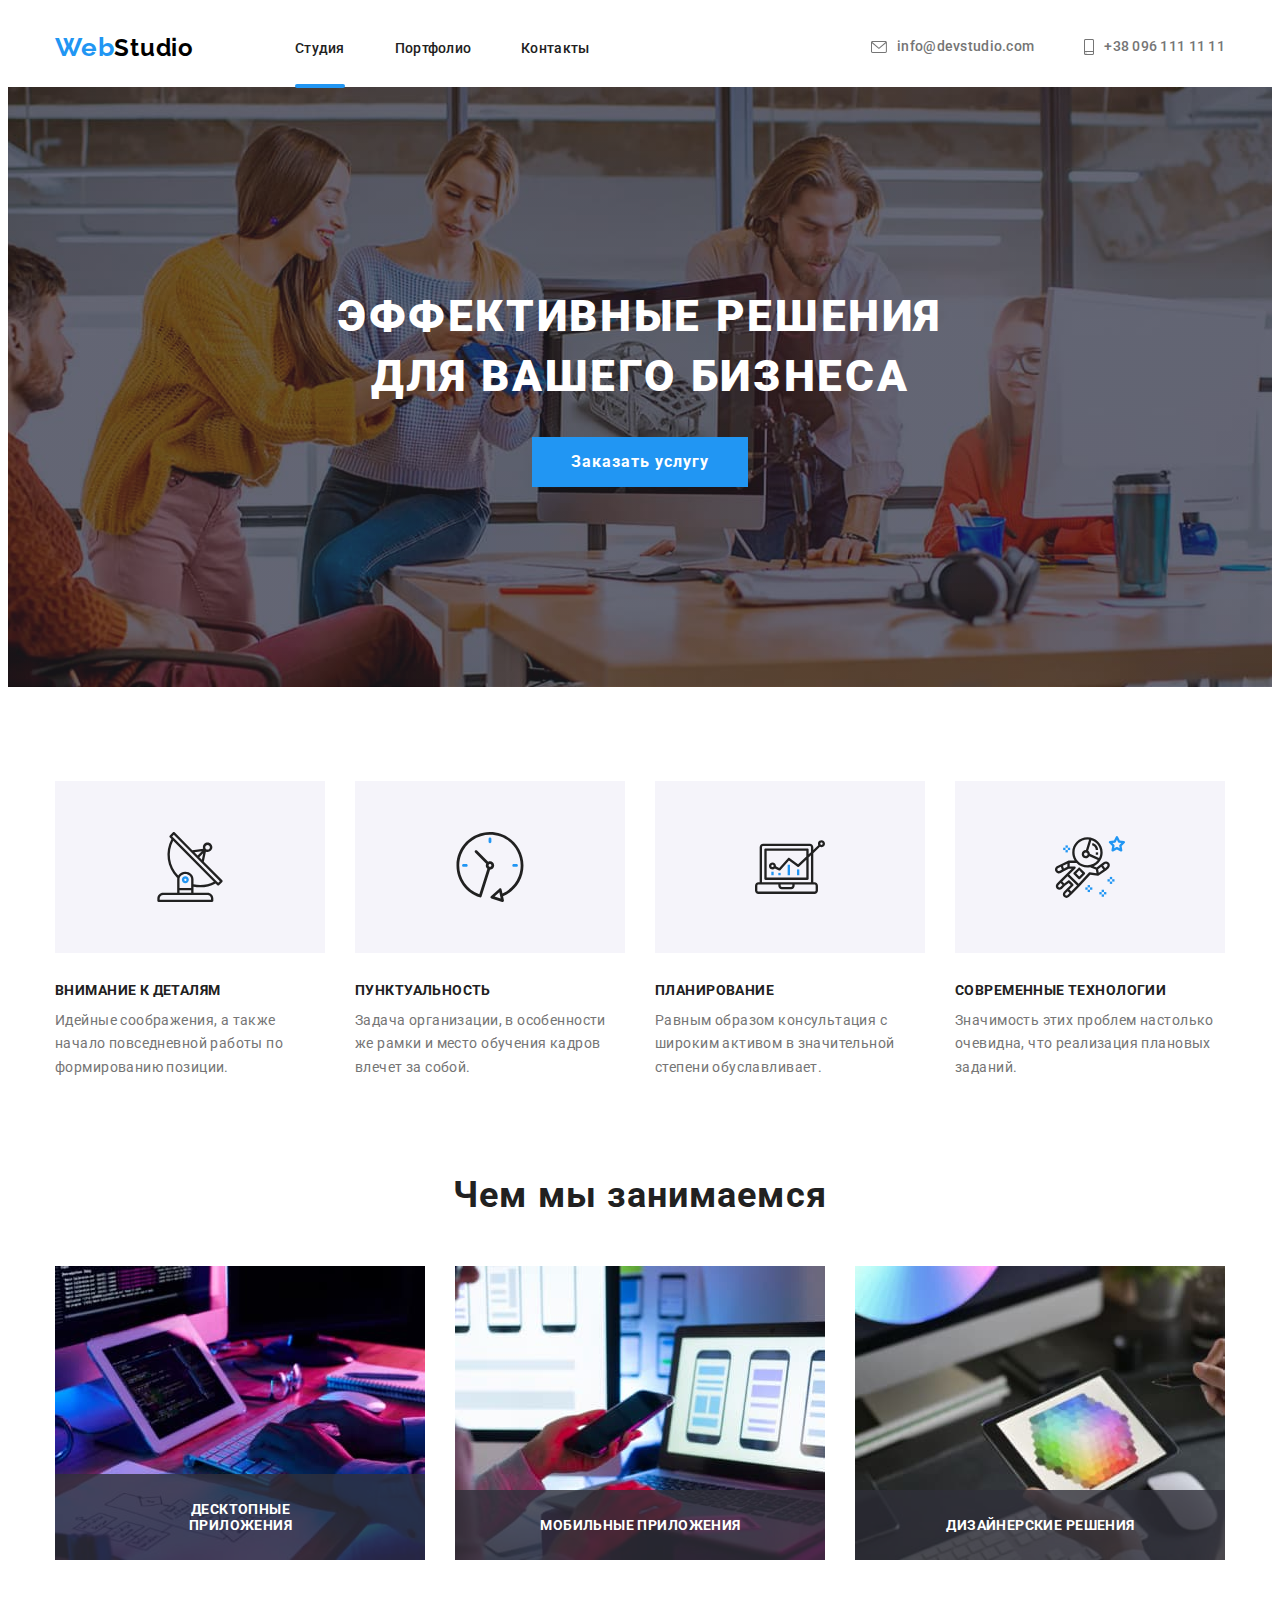
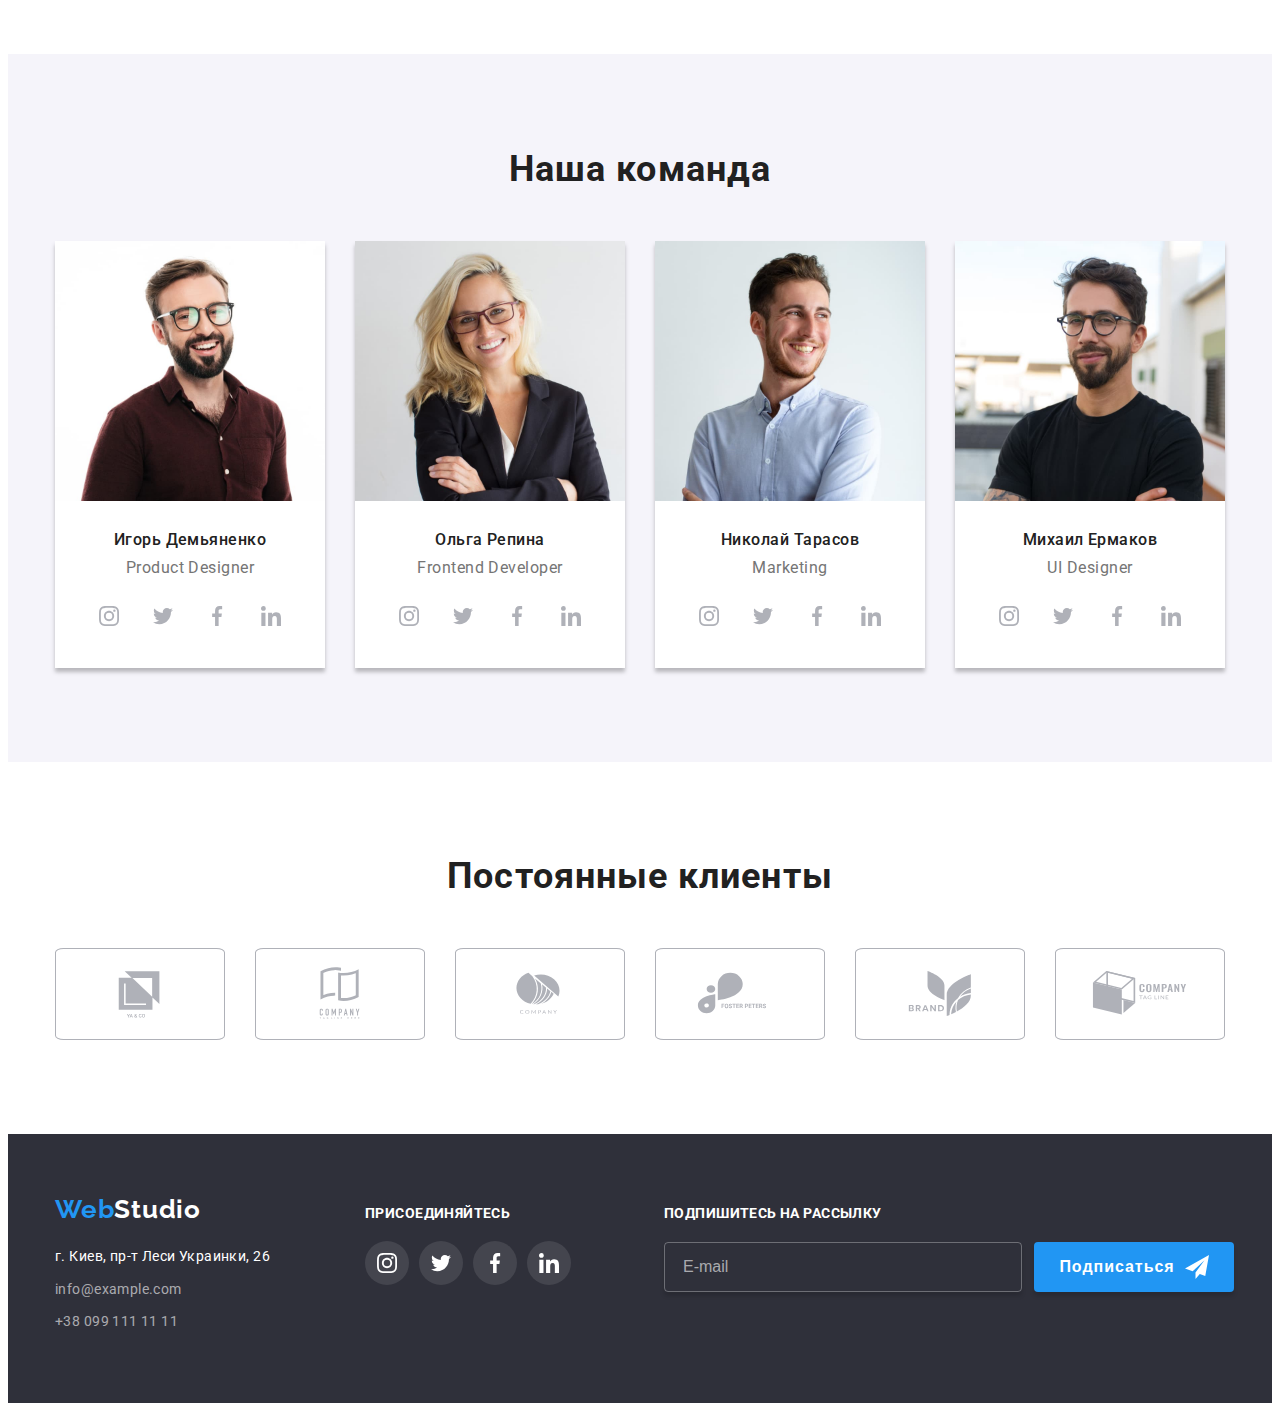
<file: index.html>
<!DOCTYPE html>
<html lang="ru">

<head>
    <meta http-equiv="X-UA-Compatible" content="IE=edge">
    <meta name="viewport" content="width=device-width, initial-scale=1.0">
    <meta charset="UTF-8">
    <title>Document</title>
    <link rel="preconnect" href="https://fonts.googleapis.com">
    <link rel="preconnect" href="https://fonts.gstatic.com" crossorigin>
    <link href="https://fonts.googleapis.com/css2?family=Raleway:wght@700&family=Roboto:wght@400;500;700;900&display=swap"
        rel="stylesheet">
    <link rel="stylesheet" href="https://cdnjs.cloudflare.com/ajax/libs/modern-normalize/1.1.0/modern-normalize.min.css"
        integrity="sha512-wpPYUAdjBVSE4KJnH1VR1HeZfpl1ub8YT/NKx4PuQ5NmX2tKuGu6U/JRp5y+Y8XG2tV+wKQpNHVUX03MfMFn9Q=="
        crossorigin="anonymous" referrerpolicy="no-referrer" />
  <link rel="stylesheet" href="./css/main.min.css">
  
</head>

<body class="body">
  <header class="header">
        <div class="container">
        <nav class="nav">
         <a href="" class="logo link">Web<span class="logo__header">Studio</span></a>
            <ul class="menu">
                <li class="menu__item list"><a href="./index.html" class="menu__link link menu__after">Студия</a></li>
                <li class="menu__item list"><a href="./portfolio.html" class="menu__link link">Портфолио</a></li>
                <li class="menu__item list"><a href="" class="menu__link link">Контакты</a></li>
            </ul>
        </nav>

         <ul class="contact">
            <li class="contact__item list">
                <a href="mailto:info@devstudio.com" class="contact__link link mail-logo"><svg class="contact__icon" width="16" height="12"><use href="./images/symbol-defs1.svg#icon-meil"></use> 
                </svg>info@devstudio.com</a>
            </li>

            <li class="contact__item list">
                <a href="tel:+38 096 111 11 11" class="contact__link link tel-logo"><svg class="contact__icon" width="10" height="16"><use href="./images/symbol-defs1.svg#icon-smartphone"></use>
                </svg> +38 096 111 11 11</a>
            </li>
         </ul>
        </div>


        <div class="container-mob__menu">
        <a href class="logo-mob link">Web<span class="logo-mob__studio">Studio</span></a>
        <button type="button" class="header-btn-open">
            <svg class="header-btn__mob-img" width="24" height="16">
                <use href="./images/icons.svg#icon-menu_24px"></use>
            </svg>
        </button>
        </div>


        
        <div class="menu-mob is-hidden">
            <div class="container-menu">
     <div class="container-menu__nav">
<button type="button" class="header-menu-close" >
    <svg class="modal__btn-close" width="18" height="18">
        <use href="./images/symbol-defs1.svg#icon-Close-2"></use>
    </svg>
</button>
<ul class="menu-mob__list">
    <li class="menu-mob__item list"><a href="./index.html" class="menu__link-mob link">Студия</a></li>
    <li class="menu-mob__item list"><a href="./portfolio.html" class="menu__link-mob link">Портфолио</a></li>
    <li class="menu-mob__item list"><a href="" class="menu__link-mob link">Контакты</a></li>
</ul>
</nav>
</div>

<div class="container-menu__contact">
<ul class="contact-mob">

     <li class="contact-mob__item list">
            <a href="tel:+38 096 111 11 11" class="contact-mob__link link tel-log-mob"> +38 096 111 11 11</a>
        </li>

    <li class="contact--mob__item list">
        <a href="mailto:info@devstudio.com" class="contact-mob__link link mail-logo-mob">
            info@devstudio.com</a>
    </li>

</ul>
<ul class="mob-menu__media list">
    <li class="mob-menu__media"><a href="" class="mob-menu__link link">
            Instagram
        </a></li>
    <li class="mob-menu__media"><a href="" class="mob-menu__link link">
            Twitter
        </a></li>
    <li class="mob-menu__media"><a href="" class="mob-menu__link link">
            Facebook
        </a></li>
    <li class="mob-menu__media"><a href="" class="mob-menu__link link">LinkedIn
        </a></li>

</ul>
 </div>
            </div>
          
        </div>
    </header>

    <main>
      <section class="hero">
         <div class="container">
            <h1 class="hero__title">Эффективные решения для вашего бизнеса</h1>
            <button type="button" class="hero__btn" data-modal-open>Заказать услугу</button>
         </div> 


        </section>


        <section class="content">
            <div class="container">
             <h2 class="visually-hidden">Наши преимущества</h2>
             <ul class="content-list">
                <li class="content-list__item list">
                    <h3 class="content-list__aftertitle antena">Внимание к деталям</h3>
                    <p class="content-list__text">Идейные соображения,
                        а также начало повседневной работы по формированию позиции.</p>
                </li>

                <li class="content-list__item list">
                    <h3 class="content-list__aftertitle clock">Пунктуальность</h3>
                    <p class="content-list__text">Задача организации,
                        в особенности же рамки и место обучения кадров влечет за собой.</p>
                </li>

                <li class="content-list__item list">
                    <h3 class="content-list__aftertitle diagram">Планирование</h3>
                    <p class="content-list__text">Равным образом консультация с широким
                        активом в значительной степени обуславливает.</p>
                </li>

                <li class="content-list__item list">
                    <h3 class="content-list__aftertitle astronavt">Современные технологии</h3>
                    <p class="content-list__text">Значимость этих проблем
                        настолько очевидна, что реализация плановых заданий.</p>
                </li>

             </ul>
        </div>
        </section>

     <section class="cards">
            <div class="container">
            <h2 class="cards__title">Чем мы занимаемся</h2>
            <ul class="cards-list">
                <li class="cards-list__item list"><img src="./images/goit-maket1.jpg" alt="Здесь должна быть картинка, но вы ее
                не увидите" width="370" class="cards-list__img"/>
             <div class="cards-animation"><p class="cards-animation__text">Десктопные приложения</p>
             </div>

             </li>
                <li class="cards-list__item list"><img src="./images/goit-maket2.jpg" alt="Здесь должна быть картинка, но вы ее
                не увидите" width="370" class="cards-list__img" />
             <div class="cards-animation">
                <p class="cards-animation__text">Мобильные приложения</p>
             </div>

              </li>
                <li class="cards-list__item list"><img src="./images/goit-maket3.jpg" alt="Здесь должна быть картинка, но вы ее
                не увидите" width="370" class="cards-list__img" />
                <div class="cards-animation">
                    <p class="cards-animation__text">Дизайнерские решения</p>
                </div>
             </li>
            </ul>
            </div>

        </section> 

 <section class="person">
            <div class="container">
             <h2 class="person__title">Наша команда</h2>
             <ul class="person-list">

                <li class="person-list__item list">
                    <picture>
                        <source 
                        srcset="./images/comanda-designer.jpg 1x,
                    ./images/product-designer-2x.jpg 2x "
                    media="(min-width: 1200px)"
                        
                        />

                    <source srcset="./images/Product-Designer-tab.jpg 1x,
                  ./images/Product-Designer-tab-2x.jpg 2x " media="(min-width: 768px)" />

                <source srcset="./images/Prodact-Designer-mob.jpg 1x,
                 ./images/Product-designer-mob-2x.jpg 2x "
                     media="(min-width: 320px)" />

                <img srcset="./images/Prodact-Designer-mob.jpg 1x,
                   ./images/Product-designer-mob-2x.jpg 2x " src="./images/Prodact-Designer-mob.jpg"
                    alt="Фотография продакт дизайнера"
                     width="450" 
                     height="460" class="person-list__img" />
                    </picture>

                     <div class="person-list__about">
                    <h3 class="person-list__aftertitle">Игорь Демьяненко</h3>
                    <p lang="en" class="person-list__text">Product Designer</p>
                    <ul class="masters-media list">
                        <li class="masters-media__item"><a href="" class="masters-media__link">
                            <svg class="masters-media__icons" width="20" height="20"> 
                                <use href="./images/icons.svg#icon-instagram-2"></use>
                            </svg>
                        </a></li>
                        <li class="masters-media__item"><a href="" class="masters-media__link">
                            <svg class="masters-media__icons" width="20" height="20">
                                <use href="./images/icons.svg#icon-twitter-1-1"></use>
                            </svg>
                        </a></li>
                        <li class="masters-media__item"><a href="" class="masters-media__link">
                            <svg class="masters-media__icons" width="20" height="20">
                                <use href="./images/icons.svg#icon-facebook-1"></use>
                            </svg>
                        </a></li>
                        <li class="masters-media__item"><a href="" class="masters-media__link">
                            <svg class="masters-media__icons" width="20" height="20">
                                <use href="./images/icons.svg#icon-linkedin-1"></use>
                            </svg>
                        </a></li>

                    </ul>
                    </div>
                </li>

                <li class="person-list__item list">

                    <picture>
                        <source srcset="./images/comanda-developer.jpg 1x,
                                        ./images/frontend-developer-2x.jpg 2x " media="(min-width: 1200px)" />
                    
                        <source srcset="./images/Frontend-Developer-tab.jpg 1x,
                                      ./images/Frontend-Developer-tab-2x.jpg 2x " media="(min-width: 768px)" />
                    
                        <source srcset="./images/Frontend-developer-mob.jpg 1x,
                                     ./images/Frontend-Developer-mob-2x.jpg 2x " media="(min-width: 320px)" />
                    
                        <img srcset="./images/Frontend-developer-mob.jpg 1x,
                                       ./images/Frontend-Developer-mob-2x.jpg 2x " src="./images/Frontend-developer-mob.jpg"
                            alt="Фотография фронтенд разработчика" width="450" height="460" class="person-list__img" />
                    </picture>

                    <div class="person-list__about">
                    <h3 class="person-list__aftertitle">Ольга Репина</h3>
                    <p lang="en" class="person-list__text">Frontend Developer</p><ul class="masters-soc-list list">
                    <ul class="masters-media list">
                        <li class="masters-media__item"><a href="" class="masters-media__link"><svg class="masters-media__icons" width="20" height="20">
                            <use href="./images/icons.svg#icon-instagram-2"></use>
                        </svg>
                        </a></li>
                        <li class="masters-media__item"><a href="" class="masters-media__link"><svg class="masters-media__icons" width="20" height="20">
                            <use href="./images/icons.svg#icon-twitter-1-1"></use>
                        </svg>
                        </a></li>
                        <li class="masters-media__item"><a href="" class="masters-media__link"><svg class="masters-media__icons" width="20" height="20">
                            <use href="./images/icons.svg#icon-facebook-1"></use>
                        </svg>
                        </a></li>
                        <li class="masters-media__item"><a href="" class="masters-media__link"><svg class="masters-media__icons" width="20" height="20">
                            <use href="./images/icons.svg#icon-linkedin-1"></use>
                        </svg>
                        </a></li>
                    
                    </ul>
                    </div>
                </li>

                <li class="person-list__item list">

                    <picture>
                     <source srcset="./images/comanda-marketing.jpg 1x,
                     ./images/marketing-2x.jpg 2x" media="(min-width: 1200px)" />
                    
                     <source srcset="./images/Marketing-tab.jpg 1x,
                    ./images/Marketing-tab-2x.jpg 2x" media="(min-width: 768px)" />
                    
                    <source srcset="./images/Marketing-mob.jpg 1x,
                   ./images/Marketing-mob-2x.jpg 2x" media="(min-width: 320px)" />
                    
                     <img srcset="./images/Marketing-mob.jpg 1x,
                     ./images/Marketing-mob-2x.jpg 2x"
                    src="./images/Marketing-mob.jpg" alt="Фотография маркетолога" width="450" height="460"
                         class="person-list__img" />
                    </picture>
                
                   
                    <div class="person-list__about">
                    <h3 class="person-list__aftertitle">Николай Тарасов</h3>
                    <p lang="en" class="person-list__text">Marketing</p>
                    <ul class="masters-media list">
                        <li class="masters-media__item"><a href="" class="masters-media__link"><svg class="masters-media__icons" width="20" height="20">
                            <use href="./images/icons.svg#icon-instagram-2"></use>
                        </svg>
                        </a></li>
                        <li class="masters-media__item"><a href="" class="masters-media__link"><svg class="masters-media__icons" width="20" height="20">
                            <use href="./images/icons.svg#icon-twitter-1-1"></use>
                        </svg>
                        </a></li>
                        <li class="masters-media__item"><a href="" class="masters-media__link"><svg class="masters-media__icons" width="20" height="20">
                            <use href="./images/icons.svg#icon-facebook-1"></use>
                        </svg>
                        </a></li>
                        <li class="masters-media__item"><a href="" class="masters-media__link"><svg class="masters-media__icons" width="20" height="20">
                            <use href="./images/icons.svg#icon-linkedin-1"></use>
                        </svg>
                        </a></li>
                    
                    </ul>
                    </div>
                </li>

                <li class="person-list__item list">

                    <picture>
                     <source srcset="./images/comanda-ULdesigner.jpg 1x,
                     ./images/designer-2x.jpg 2x " media="(min-width: 1200px)" />
                    
                     <source srcset="./images/Designer-tab.jpg 1x,
                    ./images/Designer-tab-2x.jpg 2x " media="(min-width: 768px)" />
                    
                    <source srcset="./images/Designer-mob.jpg 1x,
                   ./images/Designer-mob-2x.jpg 2x " media="(min-width: 320px)" />
                    
                     
                   <img srcset="./images/Designer-mob.jpg 1x,
                     ./images/Designer-mob-2x.jpg 2x "
                     src="./images/Designer-mob.jpg" alt="Фотография веб-дизайнера" 
                    width="450" height="460" class="person-list__img" />
                        
                    </picture>

                    
                    <div class="person-list__about">
                    <h3 class="person-list__aftertitle">Михаил Ермаков</h3>
                    <p lang="en" class="person-list__text">UI Designer</p>
                    <ul class="masters-media list">
                        <li class="masters-media__item"><a href="" class="masters-media__link"><svg class="masters-media__icons" width="20" height="20">
                            <use href="./images/icons.svg#icon-instagram-2"></use>
                        </svg>
                        </a></li>
                        <li class="masters-media__item"><a href="" class="masters-media__link"><svg class="masters-media__icons" width="20" height="20">
                            <use href="./images/icons.svg#icon-twitter-1-1"></use>
                        </svg>
                        </a></li>
                        <li class="masters-media__item"><a href="" class="masters-media__link"><svg class="masters-media__icons" width="20" height="20">
                            <use href="./images/icons.svg#icon-facebook-1"></use>
                        </svg>
                        </a></li>
                        <li class="masters-media__item"><a href="" class="masters-media__link"><svg class="masters-media__icons" width="20" height="20">
                            <use href="./images/icons.svg#icon-linkedin-1"></use>
                        </svg>
                        </a></li>
                    
                    </ul>
                    </div>
                </li>
             </ul>
          </div>   
        </section> 

    <section class="client">
           <div class="container">
                <h2 class="client__title">Постоянные клиенты</h2>
                <ul class="client-list list">
                    <li class="client-list__item"><a href="" class="client-list__link"> <svg class="client-list__logo" width="106" height="60"> 
                        
                        <use href="./images/symbol-defs1.svg#icon-Klient1"> </svg> </a></li>

                    <li class="client-list__item"><a href="" class="client-list__link"> <svg class="client-list__logo" width="106" height="60"> 
                        <use href="./images/symbol-defs1.svg#icon-Klient2"> </use> </svg> </a></li>

                    <li class="client-list__item"><a href="" class="client-list__link"> <svg class="client-list__logo" width="106" height="60"> <use href="./images/symbol-defs1.svg#icon-Klient3"> 

                    </use> </svg> </a></li>


                    <li class="client-list__item"><a href="" class="client-list__link"> <svg class="client-list__logo" width="106" height="60"> <use href="./images/symbol-defs1.svg#icon-Klient4">
                         </use> </svg> </a></li>
                    <li class="client-list__item"><a href="" class="client-list__link"> <svg class="client-list__logo" width="106" height="60"> <use href="./images/symbol-defs1.svg#icon-Klient5"> 

                    </use> </svg> </a></li>

                    <li class="client-list__item"><a href="" class="client-list__link"> <svg class="client-list__logo" width="106" height="60"><use href="./images/symbol-defs1.svg#icon-Klient6"> 

                    </use> </svg> </a></li>
                 </ul>
             </div>


        </section> 

    </main>

    <footer class="footer">
     <div class="container container__flex">

        <div class="adress-tab">
         <div class="adress">
        <a href="" class="logo link">Web<span class="logo__studio">Studio</span></a>
        <address class="adress-info">
            <p class="adress-info__text">г. Киев, пр-т Леси Украинки, 26</p>
            <ul class="adress-info__list">
                <li class="adress-info__item list"><a href="mailto:info@example.com" class="adress-info__link link">info@example.com</a></li>
                <li class="adress-info__item list"><a href="tel:+38 099 111 11 11" class="adress-info__link link">+38 099 111 11 11</a></li>
            </ul>
        </address>
         </div>

        <section class="media">
            <h2 class="media__title">присоединяйтесь</h2>
            <ul class="media__list list">
                <li class="media__item"><a href="" class="media__link">
                    <svg class="media__logo" width="20" height="20">
                        <use href="./images/icons.svg#icon-instagram-2"></use> </svg>
                </a>
               </li>
                <li class="media__item"><a href="" class="media__link">
                        <svg class="media__logo" width="20" height="20">
                            <use href="./images/icons.svg#icon-twitter-1-1"></use>
                        </svg>
                    </a>
                </li>
                <li class="media__item"><a href="" class="media__link">
                        <svg class="media__logo" width="20" height="20">
                            <use href="./images/icons.svg#icon-facebook-1"></use>
                        </svg>
                    </a>
                </li>
                <li class="media__item"><a href="" class="media__link">
                        <svg class="media__logo" width="20" height="20">
                            <use href="./images/icons.svg#icon-linkedin-1"></use>
                        </svg>
                    </a>
                </li>

            </ul>    
        </section>
        </div>

        <section class="form">
            <h2 class="form__title">Подпишитесь на рассылку</h2>
            
            <form class="form-telegram">
                <div class="form-telegram__position">
                <input form="text" placeholder="E-mail" name="form-email" class="form-telegram__input">
                <button type="submit" class="form-telegram__btn">Подписаться

                <svg class="form-telegram__logo" width="24" height="24">
                    <use href="./images/symbol-defs1.svg#icon-telegram-footer"></use>
                </svg>

                </button>
                </div>
            </form>
           
        </section>
        
        </div>
    



    </footer>

    <div class="backdrop is-hidden" data-modal>
        <div class="modal">
            <button type="button" class="modal__btn" data-modal-close>
            <svg class="modal__btn-close" width="11" height="11">
                <use href="./images/symbol-defs1.svg#icon-Close-2"></use></svg>
        </button>
        <p class="modal__title">Оставьте свои данные, мы вам перезвоним</p>
        <form class="blank">

           <div class="blank-form">
            <label class="blank-form__label" for="user-name" > Имя </label>
             <input name="user-name" id="user-name" type="text"  class="blank-form__input" />
            <svg class="blank-form__icon" width="18" height="18">
                <use href="./images/symbol-defs1.svg#icon-person-black-18dp-1"></use>
            </svg>
            </div>

            <div class="blank-form">
            <label class="blank-form__label" for="user-tel" >Телефон </label>
                <input name="user-tel" id="user-tel" type="tel"  class="blank-form__input" />
            <svg class="blank-form__icon" width="18" height="18">
                <use href="./images/symbol-defs1.svg#icon-phone-black-18dp-1"></use>
            </svg>
            </div>
            
            <div class="blank-form">
            <label class="blank-form__label" for="user-email ">Почта </label>
                <input name="user-email" id="user-email "type="email" class="blank-form__input" />
            <svg class="blank-form__icon" width="18" height="18">
                <use href="./images/symbol-defs1.svg#icon-email-black-18dp-1"></use>
            </svg>
            </div>

            <div class="blank-form__textarea" >
                <label class="blank-form__label" for="modal-text">Коментарий</label>
                <textarea name="modal-text" id="modal-text" class="blank-form__text" placeholder="Введите текст"></textarea>
            </div>

            </form>

            <div class="blank-form__checkbox">
                
                
                <input type="checkbox" id="agree"  name="agree" value="agree" class="blank-form__agree" >

                <label for="agree" class="blank-form__agreement">Соглашаюсь с рассылкой и принимаю <a href="" class="blank-form__link">Условия договора</a></label>

            
            </div>

            <button type="submit" class="blank-form__btn">Отправить</button>

        
       </div>

    </div>

<script src="./js/modal.js"></script>
<script src="./js/menu.js"></script>
</body>

</html>
</file>
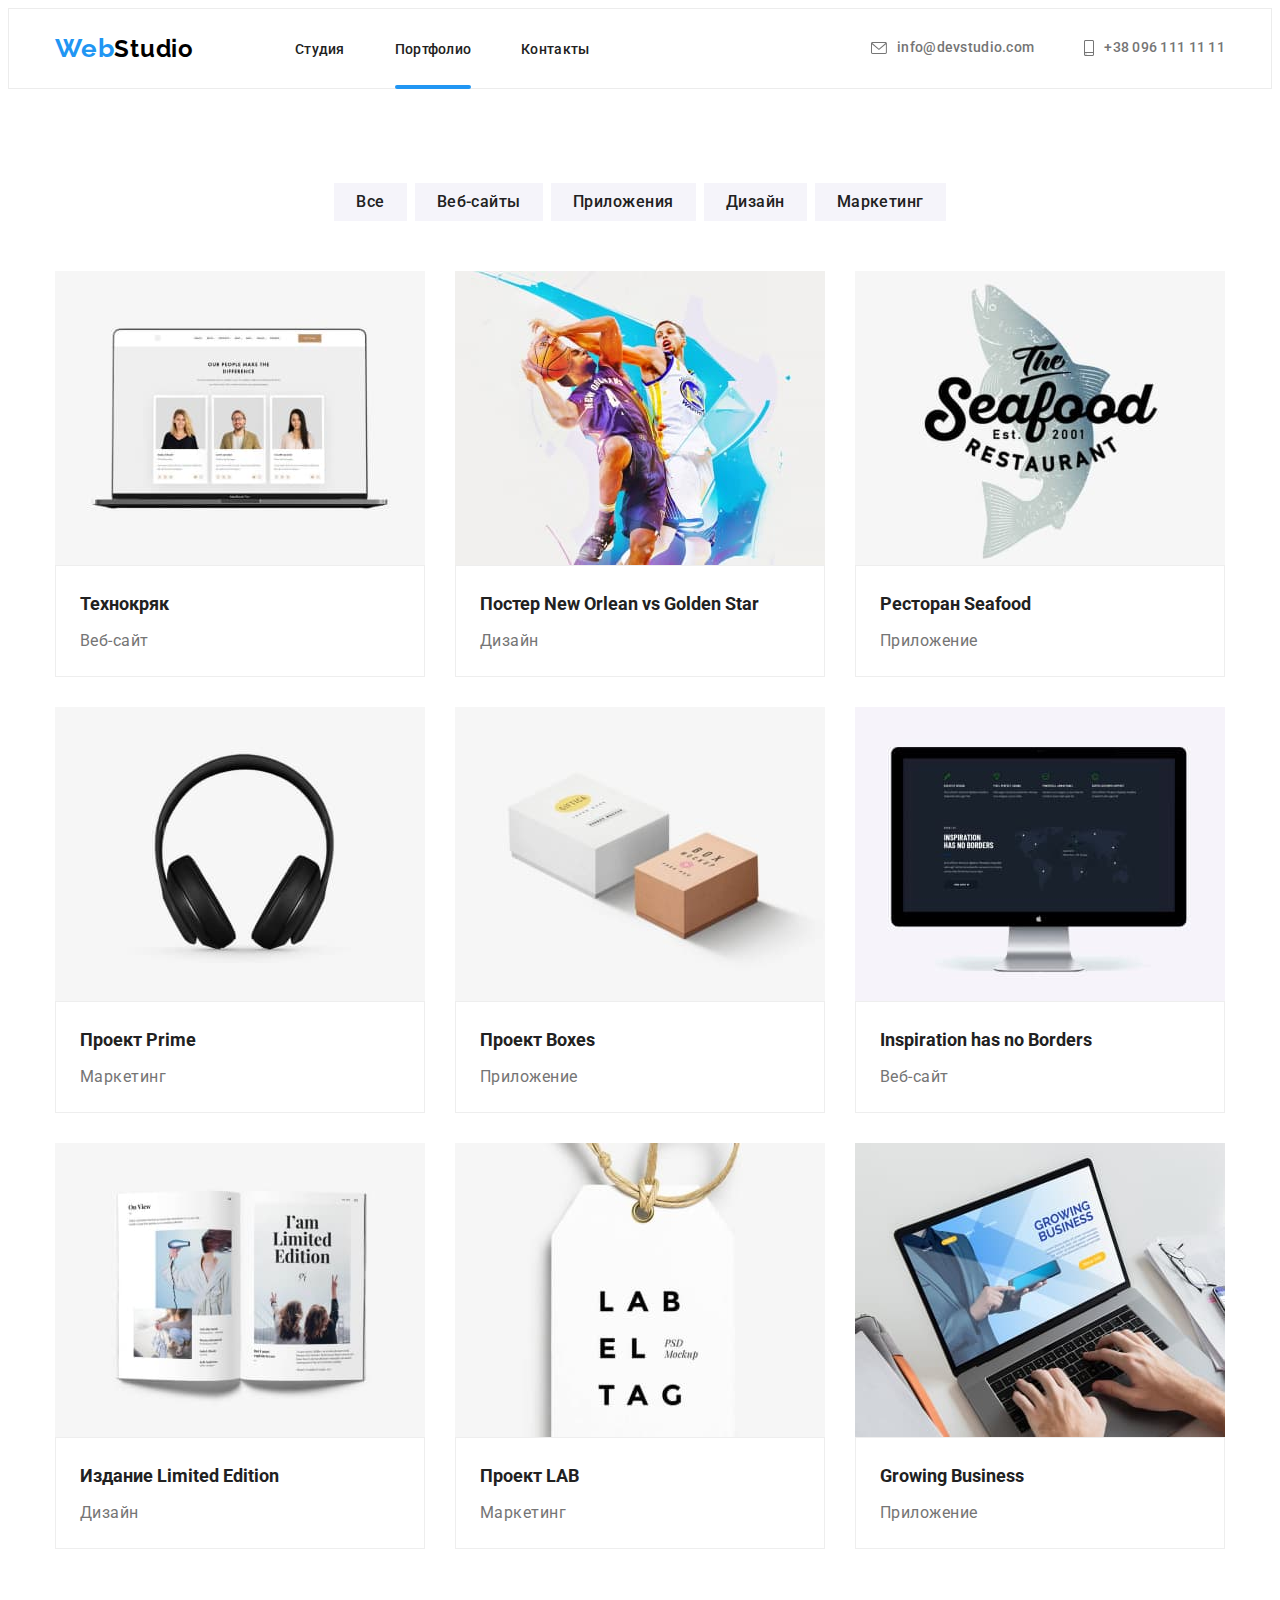
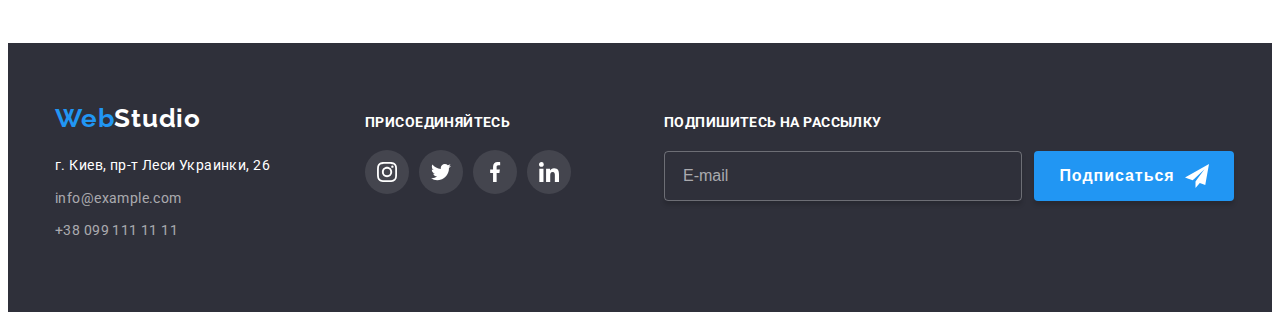
<file: portfolio.html>
<!DOCTYPE html>
<html lang="ru">
<head>
    <meta charset="UTF-8">
    <meta http-equiv="X-UA-Compatible" content="IE=edge">
    <meta name="viewport" content="width=device-width, initial-scale=1.0">
    <title>Document</title>
    <link rel="preconnect" href="https://fonts.googleapis.com">
    <link rel="preconnect" href="https://fonts.gstatic.com" crossorigin>
    <link
      href="https://fonts.googleapis.com/css2?family=Montserrat:wght@400;700&family=Raleway:wght@700&family=Roboto:wght@400;500;700&display=swap"
      rel="stylesheet">
      <link rel="stylesheet" href="https://cdnjs.cloudflare.com/ajax/libs/modern-normalize/1.1.0/modern-normalize.min.css"
        integrity="sha512-wpPYUAdjBVSE4KJnH1VR1HeZfpl1ub8YT/NKx4PuQ5NmX2tKuGu6U/JRp5y+Y8XG2tV+wKQpNHVUX03MfMFn9Q=="
        crossorigin="anonymous" referrerpolicy="no-referrer" />
    <link rel="stylesheet" href="./css/main.min.css">
</head>
<body>
    
<header class="header-portfolio">
  <div class="container">
    <nav class="nav">
    <a href="" class="logo link">Web<span class="logo__header">Studio</span></a>
              <ul class="menu">
                <li class="menu__item list"><a href="./index.html" class="menu__link link">Студия</a></li>
                <li class="menu__item list"><a href="./portfolio.html" class="menu__link link menu__after">Портфолио</a></li>
                <li class="menu__item list"><a href="" class="menu__link link">Контакты</a></li>
              </ul>
  </nav>

  <ul class="contact">
    <li class="contact__item list">
      <a href="mailto:info@devstudio.com" class="contact__link link mail-logo"><svg class="contact__icon" width="16"
          height="12">
          <use href="./images/symbol-defs1.svg#icon-meil"></use>
        </svg>info@devstudio.com</a>
    </li>
  
    <li class="contact__item list">
      <a href="tel:+38 096 111 11 11" class="contact__link link tel-logo"><svg class="contact__icon" width="10"
          height="16">
          <use href="./images/symbol-defs1.svg#icon-smartphone"></use>
        </svg> +38 096 111 11 11</a>
    </li>
  </ul>
  </div>
  <div class="container-mob__menu">
    <a href class="logo-mob link">Web<span class="logo-mob__studio">Studio</span></a>
    <button type="button" class="header-btn-open">
      <svg class="header-btn__mob-img" width="24" height="16">
        <use href="./images/icons.svg#icon-menu_24px"></use>
      </svg>
    </button>
  </div>

  
      <div class="menu-mob is-hidden">
        <div class="container-menu">
          <div class="container-menu__nav">
            <button type="button" class="header-menu-close">
              <svg class="modal__btn-close" width="18" height="18">
                <use href="./images/symbol-defs1.svg#icon-Close-2"></use>
              </svg>
            </button>
            <ul class="menu-mob__list">
              <li class="menu-mob__item list"><a href="./index.html" class="menu__link-mob link">Студия</a></li>
              <li class="menu-mob__item list"><a href="./portfolio.html" class="menu__link-mob link">Портфолио</a></li>
              <li class="menu-mob__item list"><a href="" class="menu__link-mob link">Контакты</a></li>
            </ul>
            </nav>
          </div>
      
          <div class="container-menu__contact">
            <ul class="contact-mob">
      
              <li class="contact-mob__item list">
                <a href="tel:+38 096 111 11 11" class="contact-mob__link link tel-log-mob"> +38 096 111 11 11</a>
              </li>
      
              <li class="contact--mob__item list">
                <a href="mailto:info@devstudio.com" class="contact-mob__link link mail-logo-mob">
                  info@devstudio.com</a>
              </li>
      
            </ul>
            <ul class="mob-menu__media list">
              <li class="mob-menu__media"><a href="" class="mob-menu__link link">
                  Instagram
                </a></li>
              <li class="mob-menu__media"><a href="" class="mob-menu__link link">
                  Twitter
                </a></li>
              <li class="mob-menu__media"><a href="" class="mob-menu__link link">
                  Facebook
                </a></li>
              <li class="mob-menu__media"><a href="" class="mob-menu__link link">LinkedIn
                </a></li>
      
            </ul>
          </div>
        </div>
      
      </div>

</header>

<main>
<section class="potfolio__hero">
<div class="container">
 <ul class="potfolio__list">
  <li class="potfolio__btn list"><button type="button" class="potfolio__btn-item">Все</button></li>
  <li class="potfolio__btn list"><button type="button" class="potfolio__btn-item">Веб-сайты</button></li>
  <li class="potfolio__btn list"><button type="button" class="potfolio__btn-item">Приложения</button></li>
  <li class="potfolio__btn list"><button type="button" class="potfolio__btn-item">Дизайн</button></li>
  <li class="potfolio__btn list"><button type="button" class="potfolio__btn-item">Маркетинг</button></li>
 </ul>

 <h1 class="visually-hidden">Портфоліо, приклади робіт</h1>

 <ul class="portfolio-cards">
 <li class="portfolio-cards__item list">
   <div class="portfolio-cards__animation">
    <picture>
      <source srcset="./images.portfolio/technokryak.jpg 1x,
       ./images.portfolio/technokryak-2x.jpg 2x" 
      media="(min-width: 1200px)" />
    
      <source srcset="./images.portfolio/technokryak-tab.jpg 1x ,
       ./images.portfolio/technokryak-tab-2x.jpg 2x" media="(min-width: 768px)" />
    
      <source srcset= "./images.portfolio/technokryak-mob.jpg 1x
          ./images.portfolio/technokryak-mob-2x.jpg 2x" media="(min-width: 320px)" />
    
      
      <img srcset="./images.portfolio/technokryak-mob.jpg 1x
          ./images.portfolio/technokryak-mob-2x.jpg 2x" src="." alt="Веб-сайт Технокряк" width="450"
        height="296" class="portfolio-cards__img" />
    </picture>

    <p class="portfolio-cards__text">Ресурс предлагает комплексные предложения с разным уровнем функционала и сервисов. 
    Все это позволит посетителю получить
    исчерпывающие сведения о компании или частном лице.</p>
   </div>
    <div class="project">
   <h2 class="project__name">Технокряк</h2>
   <p class="project__text">Веб-сайт</p>
  </div>
 </li>

<li class="portfolio-cards__item list">
  <div class="portfolio-cards__animation">
  <picture>
    <source srcset="./images.portfolio/neworlean.jpg " media="(min-width: 1200px)" />
  
    <source srcset="./images/new-Orlean-vs-Golden-Star-tab.jpg 1x,
    ./images/new-Orlean-vs-Golden-Star-tab-2x.jpg 2x" media="(min-width: 768px)" />
  
    <source srcset="./images/new-Orlean-vs-Golden-Star-mob.jpg 1x,
    ./images/new-Orlean-vs-Golden-Star-mob-2x.jpg 2x" media="(min-width: 320px)" />
  
    <img srcset="./images/new-Orlean-vs-Golden-Star-mob.jpg 1x,
    ./images/new-Orlean-vs-Golden-Star-mob-2x.jpg 2x" src="./images/new-Orlean-vs-Golden-Star-mob.jpg" 
    alt="Дизайн постера New Orlean vs Golden Star" width="450"
    height="296" class="portfolio-cards__img" />
  </picture>
 <p class="portfolio-cards__text">Ресурс предлагает комплексные предложения с разным уровнем функционала и сервисов.
    Все это позволит посетителю получить
    исчерпывающие сведения о компании или частном лице.</p>
  </div>
  <div class="project">
  <h2 class="project__name">Постер New Orlean vs Golden Star</h2>
  <p class="project__text">Дизайн</p>
  </div>
</li>

<li class="portfolio-cards__item list">
  <div class="portfolio-cards__animation">
    <picture>
      <source srcset="./images.portfolio/seafood.jpg " media="(min-width: 1200px)" />
    
      <source srcset="./images/seafood-tab.jpg 1x,
      ./images/seafood-tab-2x.jpg 2x" media="(min-width: 768px)" />
    
      <source srcset="./images/seafood-mob.jpg 1x,
      ./images/seafood-mob-2x.jpg 2x media="(min-width: 320px)" />
    
      <img srcset="./images/seafood-mob.jpg 1x,
      ./images/seafood-mob-2x.jpg 2x" src="./images/seafood-mob.jpg"
        alt="Приложение для ресторана Seafood" width="450" height="296" class="portfolio-cards__img" />
    </picture>
    <p class="portfolio-cards__text">Ресурс предлагает комплексные предложения с разным уровнем функционала и сервисов.
    Все это позволит посетителю получить
    исчерпывающие сведения о компании или частном лице.</p>
 </div>
  <div class="project">
  <h2 class="project__name">Ресторан Seafood</h2>
  <p class="project__text">Приложение</p>
  </div>
</li>


<li class="portfolio-cards__item list">
  <div class="portfolio-cards__animation">
        <picture>
          <source srcset="./images.portfolio/prime.jpg" media="(min-width: 1200px)" />
        
          <source srcset="./images/prime-tab.jpg 1x,
          ./images/prime-tab-2x.jpg 2x" media="(min-width: 768px)" />
        
          <source srcset="./images/prime-mob.jpg 1x,
              ./images/prime-mob-2x.jpg 2x" media="(min-width: 320px)" />
        
          <img srcset="./images/prime-mob.jpg 1x,
              ./images/prime-mob-2x.jpg 2x" src="./images/prime-mob.jpg" alt="Маркетинговые услуги для Проекта Prime" width="450"
            height="296" class="portfolio-cards__img" />
        </picture>
  
   <p class="portfolio-cards__text">Ресурс предлагает комплексные предложения с разным уровнем функционала и сервисов.
    Все это позволит посетителю получить
    исчерпывающие сведения о компании или частном лице.</p>
   </div>
  <div class="project">
  <h2 class="project__name">Проект Prime</h2>
  <p class="project__text">Маркетинг</p>
  </div>
</li>

<li class="portfolio-cards__item list">
  <div class="portfolio-cards__animation">
            <picture>
              <source srcset="./images.portfolio/boxes.jpg" media="(min-width: 1200px)" />
            
              <source srcset="./images/boxes-tab.jpg 1x,
              ./images/boxes-tab-2x.jpg 2x " media="(min-width: 768px)" />
            
              <source srcset="./images/boxes-mob.jpg 1x,
                          ./images/boxes-mob-2x.jpg 2x" media="(min-width: 320px)" />
            
              <img srcset="./images/boxes-mob.jpg 1x,
                          ./images/boxes-mob-2x.jpg 2x" src="./images/boxes-mob.jpg" 
                          alt="Приложение для проекта Boxes"
                width="450" height="296" class="portfolio-cards__img" />
            </picture>
   
   <p class="portfolio-cards__text">Ресурс предлагает комплексные предложения с разным уровнем функционала и сервисов.
    Все это позволит посетителю получить
    исчерпывающие сведения о компании или частном лице.</p>
  </div>
  <div class="project">
  <h2 class="project__name">Проект Boxes</h2>
  <p class="project__text">Приложение</p>
  </div>
</li>

<li class="portfolio-cards__item list">
  <div class="portfolio-cards__animation">
    <picture>
      <source srcset="./images.portfolio/inspiration.jpg" media="(min-width: 1200px)" />
    
      <source srcset="./images/inspiration-tab.jpg 1x,
    ./images/inspiration-tab-2x.jpg 2x" media="(min-width: 768px)" />
    
      <source srcset="./images/inspiration-mob.jpg 1x,
         ./images/inspiration-mob.-2x.jpg 2x" media="(min-width: 320px)" />
    
      <img srcset="./images/inspiration-mob.jpg 1x,
         ./images/inspiration-mob.-2x.jpg 2x" src="./images/inspiration-mob.jpg" alt="Веб-сайт для Inspiration has no Borders"
        width="450" height="296" class="portfolio-cards__img" />
    </picture>
    
   <p class="portfolio-cards__text">Ресурс предлагает комплексные предложения с разным уровнем функционала и сервисов.
    Все это позволит посетителю получить
    исчерпывающие сведения о компании или частном лице.</p>
  </div>
  <div class="project">
  <h2 class="project__name">Inspiration has no Borders</h2>
  <p class="project__text">Веб-сайт</p>
  </div>
</li>

<li class="portfolio-cards__item list">
  <div class="portfolio-cards__animation">
    <picture>
      <source srcset="./images.portfolio/limited-edition.jpg" media="(min-width: 1200px)" />
    
      <source srcset="./images/limited-Edition-tab.jpg 1x,
      ./images/limited-Edition-tab-2x.jpg 2x" media="(min-width: 768px)" />
    
      <source srcset="./images/limited-Edition-mob.jpg 1x,
      ./images/limited-Edition-mob-2x.jpg 2x" media="(min-width: 320px)" />
    
      <img srcset="./images/limited-Edition-mob.jpg 1x,
      ./images/limited-Edition-mob-2x.jpg 2x" src="./images/limited-Edition-mob.jpg"
        alt="Дизайн для издания Limited Edition" width="450" height="296" class="portfolio-cards__img" />
    </picture>
   <p class="portfolio-cards__text">Ресурс предлагает комплексные предложения с разным уровнем функционала и сервисов.
    Все это позволит посетителю получить
    исчерпывающие сведения о компании или частном лице.</p>
  </div>
  <div class="project">
  <h2 class="project__name">Издание Limited Edition</h2>
  <p class="project__text">Дизайн</p>
  </div>
</li>

<li class="portfolio-cards__item list">
  <div class="portfolio-cards__animation">
    <picture>
      <source srcset="./images.portfolio/lab.jpg" media="(min-width: 1200px)" />
    
      <source srcset="./images/lab-tab.jpg 1x,
      ./images/lab-tab-2x.jpg 2x" media="(min-width: 768px)" />
    
      <source srcset="./images/lab-mob.jpg 1x,
          ./images/lab-mob-2x.jpg 2x" media="(min-width: 320px)" />
    
      <img srcset="./images/lab-mob.jpg 1x,
          ./images/lab-mob-2x.jpg 2x" src="./images/lab-mob.jpg"
        alt="Услуги маркетинга для проекта LAB" width="450" height="296" class="portfolio-cards__img" />
    </picture>
    
   <p class="portfolio-cards__text">Ресурс предлагает комплексные предложения с разным уровнем функционала и сервисов.
    Все это позволит посетителю получить
    исчерпывающие сведения о компании или частном лице.</p>
  </div>
    <div class="project">
  <h2 class="project__name">Проект LAB</h2>
  <p class="project__text">Маркетинг</p>
  </div>
</li>

<li class="portfolio-cards__item list">
  <div class="portfolio-cards__animation">
    <picture>
      <source srcset="./images.portfolio/growing-bisnes.jpg" media="(min-width: 1200px)" />
    
      <source srcset="./images/growing-Business-tab.jpg 1x,
      ./images/growing-Business-tab-2x.jpg 2x" media="(min-width: 768px)" />
    
      <source srcset="./images/growing-Business-mob.jpg 1x,
              ./images/growing-Business-mob-2x.jpg 2x" media="(min-width: 320px)" />
    
      <img srcset="./images/growing-Business-mob.jpg 1x,
              ./images/growing-Business-mob-2x.jpg 2x" src="./images/growing-Business-mob.jpg" alt="Приложение для Growing Business" width="450"
        height="296" class="portfolio-cards__img" />
    </picture>
    
   <p class="portfolio-cards__text">Ресурс предлагает комплексные предложения с разным уровнем функционала и сервисов.
    Все это позволит посетителю получить
    исчерпывающие сведения о компании или частном лице.</p>
   </div>
    <div class="project">
  <h2 class="project__name">Growing Business</h2>
  <p class="project__text">Приложение</p>
  </div>
</li>
 </ul>
</section>
</div>
</main>

<footer class="footer" >

<div class="container container__flex">
  <div class="adress-tab">
  <div class="adress">
    <a href="" class="logo link">Web<span class="logo__studio">Studio</span></a>
    <address class="adress-info">
      <p class="adress-info__text">г. Киев, пр-т Леси Украинки, 26</p>
      <ul class="adress-info__list">
        <li class="adress-info__item list"><a href="mailto:info@example.com"
            class="adress-info__link link">info@example.com</a></li>
        <li class="adress-info__item list"><a href="tel:+38 099 111 11 11" class="adress-info__link link">+38 099 111 11
            11</a></li>
      </ul>
    </address>
    
  </div>

  <section class="media">
    <h2 class="media__title">присоединяйтесь</h2>
    <ul class="media__list list">
      <li class="media__item"><a href="" class="media__link">
          <svg class="media__logo" width="20" height="20">
            <use href="./images/icons.svg#icon-instagram-2"></use>
          </svg>
        </a>
      </li>
      <li class="media__item"><a href="" class="media__link">
          <svg class="media__logo" width="20" height="20">
            <use href="./images/icons.svg#icon-twitter-1-1"></use>
          </svg>
        </a>
      </li>
      <li class="media__item"><a href="" class="media__link">
          <svg class="media__logo" width="20" height="20">
            <use href="./images/icons.svg#icon-facebook-1"></use>
          </svg>
        </a>
      </li>
      <li class="media__item"><a href="" class="media__link">
          <svg class="media__logo" width="20" height="20">
            <use href="./images/icons.svg#icon-linkedin-1"></use>
          </svg>
        </a>
      </li>

    </ul>


  </section>
  </div>

  <section class="form">
    <h2 class="form__title">Подпишитесь на рассылку</h2>

    <form class="form-telegram">
      <div class="form-telegram__position">
        <input form="text" placeholder="E-mail" name="form-email" class="form-telegram__input">
        <button type="submit" class="form-telegram__btn">Подписаться

          <svg class="form-telegram__logo" width="24" height="24">
            <use href="./images/symbol-defs1.svg#icon-telegram-footer"></use>
          </svg>

        </button>
      </div>
    </form>

  </section>

</div>
</footer>
<script src="./js/menu.js"></script>
</body>
</html>
</file>
<file: css/main.min.css>
body{font-family:"Roboto",sans-serif;color:#212121}:root{--title-color: #212121;--text-color: #757575;--typical-margin: 30px}h1,h2,h3,p{margin:0;padding-left:0}ul{padding:0;margin:0}*{box-sizing:border-box}img{display:block;width:100%;max-width:100%;height:auto}.link{text-decoration:none}.list{list-style:none}.container{padding-left:15px;padding-right:15px;margin:0 auto}@media screen and (min-width: 480px){.container{max-width:480px}}@media screen and (min-width: 768px){.container{max-width:768px}}@media screen and (min-width: 1200px){.container{max-width:1200px}}@media screen and (min-width: 1200px){.container__flex{display:flex;align-items:baseline}}.container-menu{padding-left:15px;padding-right:15px;margin:0 auto;max-width:480px}.container-mob__menu{max-width:480px;padding-left:15px;padding-right:15px;margin:0 auto;display:flex;align-items:center}.visually-hidden{position:absolute;white-space:nowrap;width:1px;height:1px;overflow:hidden;border:0;padding:0;clip:rect(0 0 0 0);clip-path:inset(50%);margin:-1px}.header{padding-top:16px;padding-bottom:16px}@media screen and (min-width: 768px){.header{padding-top:21px;padding-bottom:21px}}@media screen and (min-width: 1200px){.header{padding-top:24px;padding-bottom:24px}}.header-portfolio{padding-top:24px;padding-bottom:24px;border:1px solid #ececec}.header-portfolio .container{display:flex}.nav{display:none}@media screen and (min-width: 768px){.nav{display:flex;align-items:center}}.menu{display:none}@media screen and (min-width: 768px){.menu{display:flex}}@media screen and (min-width: 1200px){.menu{display:flex}}.header .container{display:flex}.menu__link{position:relative;font-weight:500;font-size:14px;line-height:1.14;letter-spacing:.02em;color:var(--title-color);transition-property:color;transition-duration:250ms;transition-timing-function:cubic-bezier(0.4, 0, 0.2, 1)}.menu__link:hover{color:#2196f3}.menu__link:focus{color:#2196f3}.menu__item:not(:last-child){margin-right:50px}.menu__after:after{position:absolute;content:"";width:100%;height:4px;background-color:#2196f3;border-radius:2px;display:block;bottom:-32px}.contact{display:flex;flex-wrap:wrap;margin-left:96px}@media screen and (max-width: 768px){.contact{display:none}}@media screen and (min-width: 1200px){.contact{display:flex;align-items:center;justify-content:center;margin-left:auto}}@media screen and (min-width: 1200px){.contact__item:hover{color:#2196f3}.contact__item:focus{color:#2196f3}}@media screen and (max-width: 1200px){.contact__item+.contact__item{margin-top:10px}}@media screen and (min-width: 1200px){.contact__item+.contact__item{margin-left:50px}}.contact__link{font-weight:500;font-size:12px;line-height:1.16;letter-spacing:.02em;color:#757575}@media screen and (min-width: 1200px){.contact__link:hover{color:#2196f3}.contact__link:focus{color:#2196f3}}@media screen and (min-width: 1200px){.contact__link{font-size:14px;line-height:1.14}}.contact__link{display:flex;align-items:center;justify-content:center;transition-property:color;transition-duration:250ms;transition-timing-function:cubic-bezier(0.4, 0, 0.2, 1)}.contact__icon{display:block;margin-right:8px;fill:currentColor}@media screen and (min-width: 1200px){.contact__icon{margin-right:10px}}.header-btn-open{display:block;margin-left:auto;width:40px;height:40px;border:1px solid rgba(0,0,0,0);border-radius:50%;background-color:rgba(0,0,0,0);fill:#000;display:flex;align-items:center;justify-content:center}@media screen and (min-width: 768px){.header-btn-open{display:none}}.body{position:relative}.menu-mob{position:fixed;z-index:2;background-color:#fff;top:0;left:0;height:100%;width:100%;padding-top:48px;padding-bottom:48px}@media screen and (min-width: 768px){.menu-mob{display:none}}.container-menu{display:flex;flex-direction:column;height:100%;justify-content:space-between;overflow:auto}@media screen and (min-width: 768px){.container-menu{display:none}}.header-menu-close{position:absolute;top:10px;right:15px;width:40px;height:40px;border:1px solid rgba(0,0,0,0);border-radius:50%;background-color:rgba(0,0,0,0);display:flex;justify-content:center;align-items:center;fill:#000;transition-property:color;transition-duration:250ms;transition-timing-function:cubic-bezier(0.4, 0, 0.2, 1)}.header-menu-close:hover{fill:#2196f3}.header-menu-close:focus{fill:#2196f3}.menu-mob__item:not(:last-child){margin-bottom:35px}.menu__link-mob{font-weight:500;font-size:40px;line-height:1.17;letter-spacing:.02em;color:#212121;transition-property:color;transition-duration:250ms;transition-timing-function:cubic-bezier(0.4, 0, 0.2, 1)}.menu__link-mob:hover{color:#2196f3}.menu__link-mob:focus{color:#2196f3}.logo{width:134px;font-family:"Raleway";font-weight:700;font-size:24px;line-height:1.16;letter-spacing:.03em;color:#2196f3;display:block}.logo .logo__header{font-family:"Raleway";font-weight:700;font-size:24px;line-height:1.16;letter-spacing:.03em;color:#000}@media screen and (min-width: 768px){.logo{margin-right:87px}}@media screen and (min-width: 1200px){.logo{width:145px;margin-right:95px;font-size:26px;line-height:1.19}}.logo .logo__studio{font-family:"Raleway";font-weight:700;font-size:24px;line-height:1.19;letter-spacing:.03em;color:#fff}@media screen and (min-width: 1200px){.logo .logo__studio{font-size:26px;line-height:1.19}}@media screen and (max-width: 768px){.logo-mob{width:134px;font-family:"Raleway";font-weight:700;font-size:24px;line-height:1.16;letter-spacing:.03em;color:#2196f3;display:block}.logo-mob .logo-mob__studio{font-family:"Raleway";font-weight:700;font-size:24px;line-height:1.16;letter-spacing:.03em;color:#000}}@media screen and (min-width: 768px){.logo-mob{display:none}}.tel-log-mob{font-family:"Roboto";font-style:normal;font-weight:500;font-size:34px;line-height:1.17;letter-spacing:.02em;color:#2196f3;display:block;margin-bottom:32px}.mail-logo-mob{font-family:"Roboto";font-style:normal;font-weight:500;font-size:24px;line-height:1.16;letter-spacing:.02em;color:#757575}.contact-mob{margin-bottom:64px}.mob-menu__media{display:flex}.mob-menu__media:not(:last-child){margin-right:20px}.mob-menu__link{font-family:"Roboto";font-style:normal;font-weight:500;font-size:1.22;line-height:22px;letter-spacing:.02em;color:#2196f3}.hero{padding-top:118px;padding-bottom:118px;background-image:linear-gradient(rgba(47, 48, 58, 0.4), rgba(47, 48, 58, 0.4)),url(../images/Hero-mobile.jpg);background-size:cover;max-width:480px;background-color:#2f303a;background-position:center;display:block;margin-right:auto;margin-left:auto}@media(min-device-pixel-ratio: 2),(min-resolution: 192dpi),(min-resolution: 2dppx){.hero{background-image:linear-gradient(rgba(47, 48, 58, 0.4), rgba(47, 48, 58, 0.4)),url(../images/hero-mob-2x.jpg)}}@media screen and (min-width: 768px){.hero{max-width:768px;background-image:linear-gradient(rgba(47, 48, 58, 0.4), rgba(47, 48, 58, 0.4)),url(../images/Hero-tablet.jpg)}}@media screen and (min-width: 768px)and (min-device-pixel-ratio: 2),screen and (min-width: 768px)and (min-resolution: 192dpi),screen and (min-width: 768px)and (min-resolution: 2dppx){.hero{background-image:linear-gradient(rgba(47, 48, 58, 0.4), rgba(47, 48, 58, 0.4)),url(../images/hero-tab-2x.jpg)}}@media screen and (min-width: 1200px){.hero{padding-top:200px;padding-bottom:200px;max-width:1600px;background-image:linear-gradient(rgba(47, 48, 58, 0.4), rgba(47, 48, 58, 0.4)),url(../images/banner.jpg)}}@media screen and (min-width: 1200px)and (min-device-pixel-ratio: 2),screen and (min-width: 1200px)and (min-resolution: 192dpi),screen and (min-width: 1200px)and (min-resolution: 2dppx){.hero{background-image:linear-gradient(rgba(47, 48, 58, 0.4), rgba(47, 48, 58, 0.4)),url(../images/hero-2x.jpg)}}.hero__title{font-weight:900;font-size:26px;line-height:1.61;text-align:center;letter-spacing:.06em;text-transform:uppercase;color:#fff;max-width:670px;margin-bottom:var(--typical-margin);margin-left:auto;margin-right:auto}@media screen and (min-width: 768px){.hero__title{max-width:360px}}@media screen and (min-width: 1200px){.hero__title{font-size:44px;line-height:1.36;max-width:696px}}.hero__btn{font-family:inherit;font-weight:700;font-size:16px;line-height:1.76;display:flex;align-items:center;text-align:center;letter-spacing:.06em;color:#fff;background-color:#2196f3;display:block;margin-left:auto;margin-right:auto;border:rgba(0,0,0,0);min-width:200px;height:50px}@media screen and (min-width: 1200px){.hero__btn{min-width:216px}}.content{padding-top:60px;padding-bottom:60px}@media screen and (min-width: 1200px){.content{padding-top:94px;padding-bottom:47px}}.content-list{gap:30px}@media screen and (min-width: 768px){.content-list{display:flex;flex-wrap:wrap}}@media screen and (min-width: 1200px){.content-list{display:flex;flex-wrap:nowrap}}.content-list__item{width:100%}@media screen and (min-width: 768px){.content-list__item{width:calc((100% - 30px)/2)}}@media screen and (min-width: 1200px){.content-list__item{max-width:270px}}.content-list__aftertitle{font-weight:700;font-size:14px;line-height:1.14;letter-spacing:.03em;text-transform:uppercase;color:var(--title-color);margin-bottom:10px}@media screen and (max-width: 768px){.content-list__aftertitle{text-align:center}}.content-list__text{font-weight:400;font-size:14px;line-height:1.71;letter-spacing:.03em;color:var(--text-color)}.antena:before{content:"";display:block;height:120px;background-image:url(../images/Antena.svg);background-repeat:no-repeat;background-position:center;border:1px solid rgba(0,0,0,0);padding:25px 100px 25px 100px;background-color:#f5f4fa;margin-bottom:30px}.clock:before{content:"";display:block;height:120px;background-image:url(../images/clock\ 1.svg);background-repeat:no-repeat;background-position:center;border:1px solid rgba(0,0,0,0);padding:25px 100px 25px 100px;background-color:#f5f4fa;margin-bottom:30px;margin-top:30px}@media screen and (min-width: 768px){.clock:before{margin-top:0px}}@media screen and (min-width: 1200px){.clock:before{margin-top:0px}}.diagram:before{content:"";display:block;height:120px;background-image:url(../images/diagram\ 1.svg);background-repeat:no-repeat;background-position:center;border:1px solid rgba(0,0,0,0);padding:25px 100px 25px 100px;background-color:#f5f4fa;margin-bottom:30px;margin-top:30px}@media screen and (min-width: 768px){.diagram:before{margin-top:0px}}@media screen and (min-width: 1200px){.diagram:before{margin-top:0px}}.astronavt:before{content:"";display:block;height:120px;background-image:url(../images/astronaut\ 1.svg);background-repeat:no-repeat;background-position:center;border:1px solid rgba(0,0,0,0);padding:25px 100px 25px 100px;background-color:#f5f4fa;margin-bottom:30px;margin-top:30px}@media screen and (min-width: 768px){.astronavt:before{margin-top:0px}}@media screen and (min-width: 1200px){.astronavt:before{margin-top:0px}}.cards{padding-top:47px;padding-bottom:94px}@media screen and (max-width: 1200px){.cards{display:none}}.cards__title{font-weight:700;font-size:36px;line-height:1.17;text-align:center;letter-spacing:.03em;color:var(--title-color);margin-bottom:50px}.cards-list{display:flex;justify-content:space-between}.cards-list__item{position:relative}.cards-list__item:not(:last-child){margin-right:var(--typical-margin)}.cards-animation{position:absolute;bottom:0;background-color:rgba(47,48,58,.8);min-width:370px}.cards-animation__text{font-weight:700;font-size:14px;line-height:16px;text-align:center;letter-spacing:.03em;color:#fff;text-transform:uppercase;padding:27px 82px 27px 83px}.person{padding-top:60px;padding-bottom:84px;background-color:#f5f4fa}@media screen and (min-width: 1200px){.person{padding-top:94px;padding-bottom:94px}}.person__title{font-weight:700;font-size:28px;line-height:1.17;text-align:center;letter-spacing:.03em;color:var(--title-color);margin-bottom:30px}@media screen and (min-width: 1200px){.person__title{font-size:36px;line-height:1.17;margin-bottom:50px}}@media screen and (min-width: 768px){.person-list{display:flex;flex-wrap:wrap;gap:30px}}@media screen and (min-width: 1200px){.person-list{display:flex;flex-wrap:nowrap}}.person-list__item{box-shadow:0px 4px 4px 0px rgba(0,0,0,.25)}@media screen and (max-width: 768px){.person-list__item:not(:last-child){margin-bottom:var(--typical-margin)}}@media screen and (max-width: 768px)and (min-width: 1200px){.person-list__item:not(:last-child){margin-right:var(--typical-margin)}}.person-list__about{padding-top:30px;padding-bottom:24px;background-color:#fff}@media screen and (min-width: 1200px){.person-list__about{padding-bottom:30px}}.person-list__aftertitle{font-weight:500;font-size:16px;line-height:1.18;text-align:center;letter-spacing:.03em;color:var(--title-color);margin-bottom:10px}.person-list__text{font-weight:400;font-size:16px;line-height:1.18;text-align:center;letter-spacing:.03em;color:var(--text-color);margin-bottom:16px}.masters-media{display:flex;justify-content:center}.masters-media__item{width:44px;height:44px;margin-right:10px}.masters-media__item:last-child{margin-right:0}.masters-media__link{width:100%;height:100%;display:flex;align-items:center;justify-content:center;border-radius:50%;background-color:#fff;transition-property:background-color;transition-duration:250ms;transition-timing-function:cubic-bezier(0.4, 0, 0.2, 1)}@media screen and (min-width: 1200px){.masters-media__link:hover{background-color:#2196f3}.masters-media__link:hover .masters-media__icons{fill:#fff}.masters-media__link:focus{background-color:#2196f3}.masters-media__link:focus .masters-media__icons{fill:#fff}}.masters-media__icons{fill:#afb1b8}.client{padding-top:60px;padding-bottom:60px}@media screen and (min-width: 1200px){.client{padding-top:94px;padding-bottom:94px}}.client__title{font-weight:700;font-size:28px;line-height:1.17;text-align:center;letter-spacing:.03em;color:#212121;margin-bottom:30px}@media screen and (min-width: 1200px){.client__title{font-size:36px;line-height:1.16;margin-bottom:50px}}.client-list{display:flex;flex-wrap:wrap;gap:30px;justify-content:center}@media screen and (min-width: 768px){.client-list{display:flex;flex-wrap:wrap;gap:30px}}@media screen and (min-width: 1200px){.client-list{display:flex;justify-content:space-between}}.client-list__link{display:flex;justify-content:center;align-items:center;color:#afb1b8;border:1px solid #afb1b8;border-radius:5%;width:210px;height:92px;transition-property:color,border;transition-duration:250ms;transition-timing-function:cubic-bezier(0.4, 0, 0.2, 1)}.client-list__link:hover{border:1px solid #2196f3;color:#2196f3}.client-list__link:focus{border:1px solid #2196f3;color:#2196f3}@media screen and (min-width: 768px){.client-list__link{width:226px;height:92px}}@media screen and (min-width: 1200px){.client-list__link{width:170px;height:92px}}.client-list__logo{fill:currentColor}.footer{background-color:#2f303a;padding-bottom:60px;padding-top:60px}.footer .logo{display:block;width:154px;text-align:center;margin-bottom:20px}@media screen and (max-width: 1200px){.footer .logo{margin-left:auto;margin-right:auto}}@media screen and (min-width: 1200px){.footer .logo{width:145px}}.logo .logo__studio{font-family:"Raleway";font-weight:700;font-size:24px;line-height:1.19;letter-spacing:.03em;color:#fff}@media screen and (min-width: 1200px){.logo .logo__studio{font-size:26px}}.adress-info__text{font-weight:400;font-size:14px;line-height:1.71;letter-spacing:.03em;color:#fff;font-style:normal;margin-bottom:8px}@media screen and (max-width: 1200px){.adress-info__text{text-align:center}}@media screen and (min-width: 1200px){.adress-info__text{margin-bottom:9px}}.adress-info__item+.adress-info__item{margin-top:8px}@media screen and (min-width: 1200px){.adress-info__item+.adress-info__item{margin-bottom:9px}}.adress-info__link{font-weight:400;font-size:14px;line-height:1.71;letter-spacing:.03em;color:rgba(255,255,255,.6);font-style:normal}@media screen and (max-width: 1200px){.adress-info__link{text-align:center;display:block}}@media screen and (min-width: 768px)and (max-width: 1200px){.adress-tab{display:flex;align-items:baseline;justify-content:center;margin-bottom:60px}}@media screen and (min-width: 1200px){.adress-tab{display:flex;align-items:baseline}}.media{min-width:206px;height:80px}@media screen and (max-width: 768px){.media{margin-top:60px;margin-bottom:60px}}@media screen and (max-width: 1200px){.media{text-align:center}}@media screen and (min-width: 768px)and (max-width: 1200px){.media{margin-left:165px}}@media screen and (min-width: 1200px){.media{margin-left:70px}}.media__title{font-weight:700;font-size:14px;line-height:16px;letter-spacing:.03em;text-transform:uppercase;color:#fff;margin-bottom:20px}.media__list{display:flex;align-items:center}@media screen and (max-width: 1200px){.media__list{justify-content:center}}@media screen and (min-width: 1200px){.media__list{justify-content:space-between}}.media__item{width:44px;height:44px}.media__item:not(:last-child){margin-right:10px}.media__link{display:flex;justify-content:center;align-items:center;width:100%;height:100%;border-radius:50%;background-color:rgba(255,255,255,.1)}@media screen and (min-width: 1200px){.media__link{transition:background-color 250ms cubic-bezier(0.4, 0, 0.2, 1)}.media__link:hover{background-color:#2196f3}.media__link:focus{background-color:#2196f3}}.media__logo{fill:#fff}.form{min-width:200px;height:156px}@media screen and (-width: 768px){.form{min-width:450px}}@media screen and (min-width: 1200px){.form{min-width:570px;height:86px;margin-left:93px}}.form__title{font-weight:700;font-size:14px;line-height:1.14;letter-spacing:.03em;text-transform:uppercase;color:#fff;margin-bottom:20px}@media screen and (max-width: 1200px){.form__title{text-align:center}}.form-telegram__position{position:relative}.form-telegram__input{height:50px;background-color:rgba(0,0,0,0);border:1px solid rgba(255,255,255,.3);box-shadow:0px 4px 4px rgba(0,0,0,.15);border-radius:4px}.form-telegram__input::placeholder{font-weight:400;font-size:16px;line-height:1.25;color:rgba(255,255,255,.6);padding-left:16px}.form-telegram__input:focus{color:rgba(255,255,255,.6)}@media screen and (max-width: 768px){.form-telegram__input{box-sizing:border-box;width:100%}}@media screen and (max-width: 1200px){.form-telegram__input{display:block;margin:auto}}@media screen and (min-width: 768px){.form-telegram__input{width:450px;height:50px}}@media screen and (min-width: 1200px){.form-telegram__input{width:358px;height:50px}}.form-telegram__btn{display:block;min-width:200px;height:50px;background-color:#2196f3;border-color:rgba(0,0,0,0);border-radius:4px;box-shadow:0px 4px 4px rgba(0,0,0,.15);font-weight:700;font-size:16px;line-height:30px;letter-spacing:.06em;color:#fff;display:flex;align-items:center;justify-content:center}@media screen and (max-width: 1200px){.form-telegram__btn{margin-left:auto;margin-right:auto;margin-top:20px}}@media screen and (min-width: 1200px){.form-telegram__btn{position:absolute;top:0;right:0}}.form-telegram__logo{margin-left:10px}.backdrop{position:fixed;top:0;left:0;width:100%;height:100%;background-color:rgba(0,0,0,.2);z-index:1;transition:opacity 300ms linear,visibility 300ms linear}.is-hidden{opacity:0;pointer-events:none;visibility:hidden}.modal{position:absolute;top:50%;left:50%;transform:translate(-50%, -50%) scale(1) skew(0);width:450px;height:609px;background-color:#fff;transition:transform 300ms linear;padding:40px}.backdrop.is-hidden .modal{transform:translate(-50%, -50%) skew(50deg, 50deg)}@media screen and (min-width: 1200px){.modal{width:528px;height:581px}}.modal__btn{position:absolute;top:7px;right:7px;width:30px;height:30px;border:1px solid rgba(0,0,0,.1);border-radius:50%;background-color:rgba(0,0,0,0);display:flex;justify-content:center;align-items:center;fill:#000}.modal__btn:hover{fill:#2196f3}.modal__title{font-weight:700;font-size:20px;line-height:1.5;text-align:center;letter-spacing:.03em;color:#212121}@media screen and (min-width: 1200px){.modal__title{line-height:1.15}}.blank-form{position:relative}.blank-form__label{font-weight:400;font-size:12px;line-height:1.16;letter-spacing:.01em;color:#757575;display:block}.blank-form__input{border:1px solid rgba(33,33,33,.2);border-radius:4px;width:100%;height:40px;background-color:rgba(0,0,0,0);margin-bottom:10px;margin-top:4px;padding-left:42px;transition:outline 250ms cubic-bezier(0.4, 0, 0.2, 1)}.blank-form__input:focus{outline:1px solid #2196f3}.blank-form__input:focus+.blank-form__icon{fill:#2196f3}.blank-form__icon{position:absolute;bottom:30%;left:12px;display:inline-block;fill:#212121;transition:fill 250ms cubic-bezier(0.4, 0, 0.2, 1)}.blank-form__input+.blank-form__icon:focus{outline:1px solid #2196f3}.blank-form__text{width:100%;height:120px;padding:12px 16px;border:1px solid rgba(33,33,33,.2);border-radius:4px;resize:none;margin-top:4px;margin-bottom:20px;display:block;transition:outline 250ms cubic-bezier(0.4, 0, 0.2, 1)}.blank-form__text:focus{outline:1px solid #2196f3}.blank-form__text::placeholder{font-weight:400;font-size:14px;line-height:1.14;letter-spacing:.01em;color:rgba(117,117,117,.5)}.blank-form__agreement{display:flex;align-items:center;justify-content:center}.blank-form__agreement:before{content:"";width:15px;height:15px;border:2px solid #212121;margin-right:8px;display:inline-block}.blank-form__agree:checked+.blank-form__agreement:before{background-color:#2196f3;border:none;background-image:url(../images/icon-check.svg);background-repeat:no-repeat;background-position:center}.blank-form__agree{-webkit-appearance:none;-moz-appearance:none;appearance:none;position:absolute}.blank-form__agreement{font-weight:400;font-size:12px;line-height:1.16;letter-spacing:.03em;color:#757575}@media screen and (min-width: 1200px){.blank-form__agreement{font-size:14px;line-height:1.71}}.blank-form__link{color:#2196f3}.blank-form__btn{min-width:200px;height:50px;background-color:#2196f3;border-color:rgba(0,0,0,0);border-radius:4px;box-shadow:0px 4px 4px rgba(0,0,0,.15);font-weight:700;font-size:16px;line-height:30px;letter-spacing:.06em;color:#fff;display:flex;align-items:center;justify-content:center;margin:0 auto;margin-top:30px}.potfolio__hero{padding-top:60px;padding-bottom:60px}@media screen and (min-width: 1200px){.potfolio__hero{padding-top:94px;padding-bottom:94px}}.potfolio__list{display:flex;flex-wrap:wrap;margin-bottom:40px}@media screen and (min-width: 768px){.potfolio__list{margin-bottom:30px;justify-content:center}}@media screen and (min-width: 1200px){.potfolio__list{display:flex;margin-bottom:50px;justify-content:center}}.potfolio__btn:not(:last-child){margin-right:8px}@media screen and (max-width: 768px){.potfolio__btn:nth-child(-n+3){margin-bottom:15px;display:block}}.potfolio__btn-item{font-family:inherit;font-weight:500;font-size:16px;line-height:1.63;text-align:center;letter-spacing:.03em;color:var(--btm-color);background-color:#f5f4fa;padding:6px 22px 6px 22px;border:rgba(0,0,0,0);transition:background-color 250ms cubic-bezier(0.4, 0, 0.2, 1),box-shadow 250ms cubic-bezier(0.4, 0, 0.2, 1),color 250ms cubic-bezier(0.4, 0, 0.2, 1)}.potfolio__btn-item:hover{color:#fff;background-color:#2196f3;box-shadow:0px 4px 4px 0px rgba(0,0,0,.25)}.potfolio__btn-item:focus{color:#fff;background-color:#2196f3;box-shadow:0px 4px 4px 0px rgba(0,0,0,.25)}@media screen and (min-width: 768px){.portfolio-cards{display:flex;flex-wrap:wrap;gap:30px}}@media screen and (min-width: 1200px){.portfolio-cards{display:flex;flex-wrap:wrap}}.portfolio-cards__item{max-width:450px;transition:box-shadow 250ms cubic-bezier(0.4, 0, 0.2, 1)}@media screen and (max-width: 768px){.portfolio-cards__item:not(:last-child){margin-bottom:30px}}.portfolio-cards__item:hover{box-shadow:0px 4px 4px 0px rgba(0,0,0,.25)}.portfolio-cards__item:hover:hover .portfolio-cards__text{opacity:1;transform:translateY(0)}@media screen and (min-width: 768px){.portfolio-cards__item{max-width:354px}}@media screen and (min-width: 1200px){.portfolio-cards__item{max-width:370px}}.portfolio-cards__animation{position:relative;overflow:hidden}.portfolio-cards__text{position:absolute;font-weight:400;font-size:18px;line-height:1.55;letter-spacing:.03em;color:#fff;background-color:rgba(33,150,243,.9);padding:77px 24px 77px 24px;height:100%;top:0;transform:translateY(100%);transition:transform 250ms linear}@media screen and (min-width: 768px){.portfolio-cards__text{padding:49px 24px 77px 24px}}@media screen and (min-width: 1200px){.portfolio-cards__text{padding:63px 24px 63px 24px}}.project{border:1px solid #eee;padding:20px 24px 20px 24px}.project__name{font-weight:700;font-size:18px;line-height:2;color:#212121;margin-bottom:4px}.project__text{font-weight:400;font-size:16px;line-height:1.88;letter-spacing:.03em;color:#757575}/*# sourceMappingURL=main.min.css.map */
</file>
